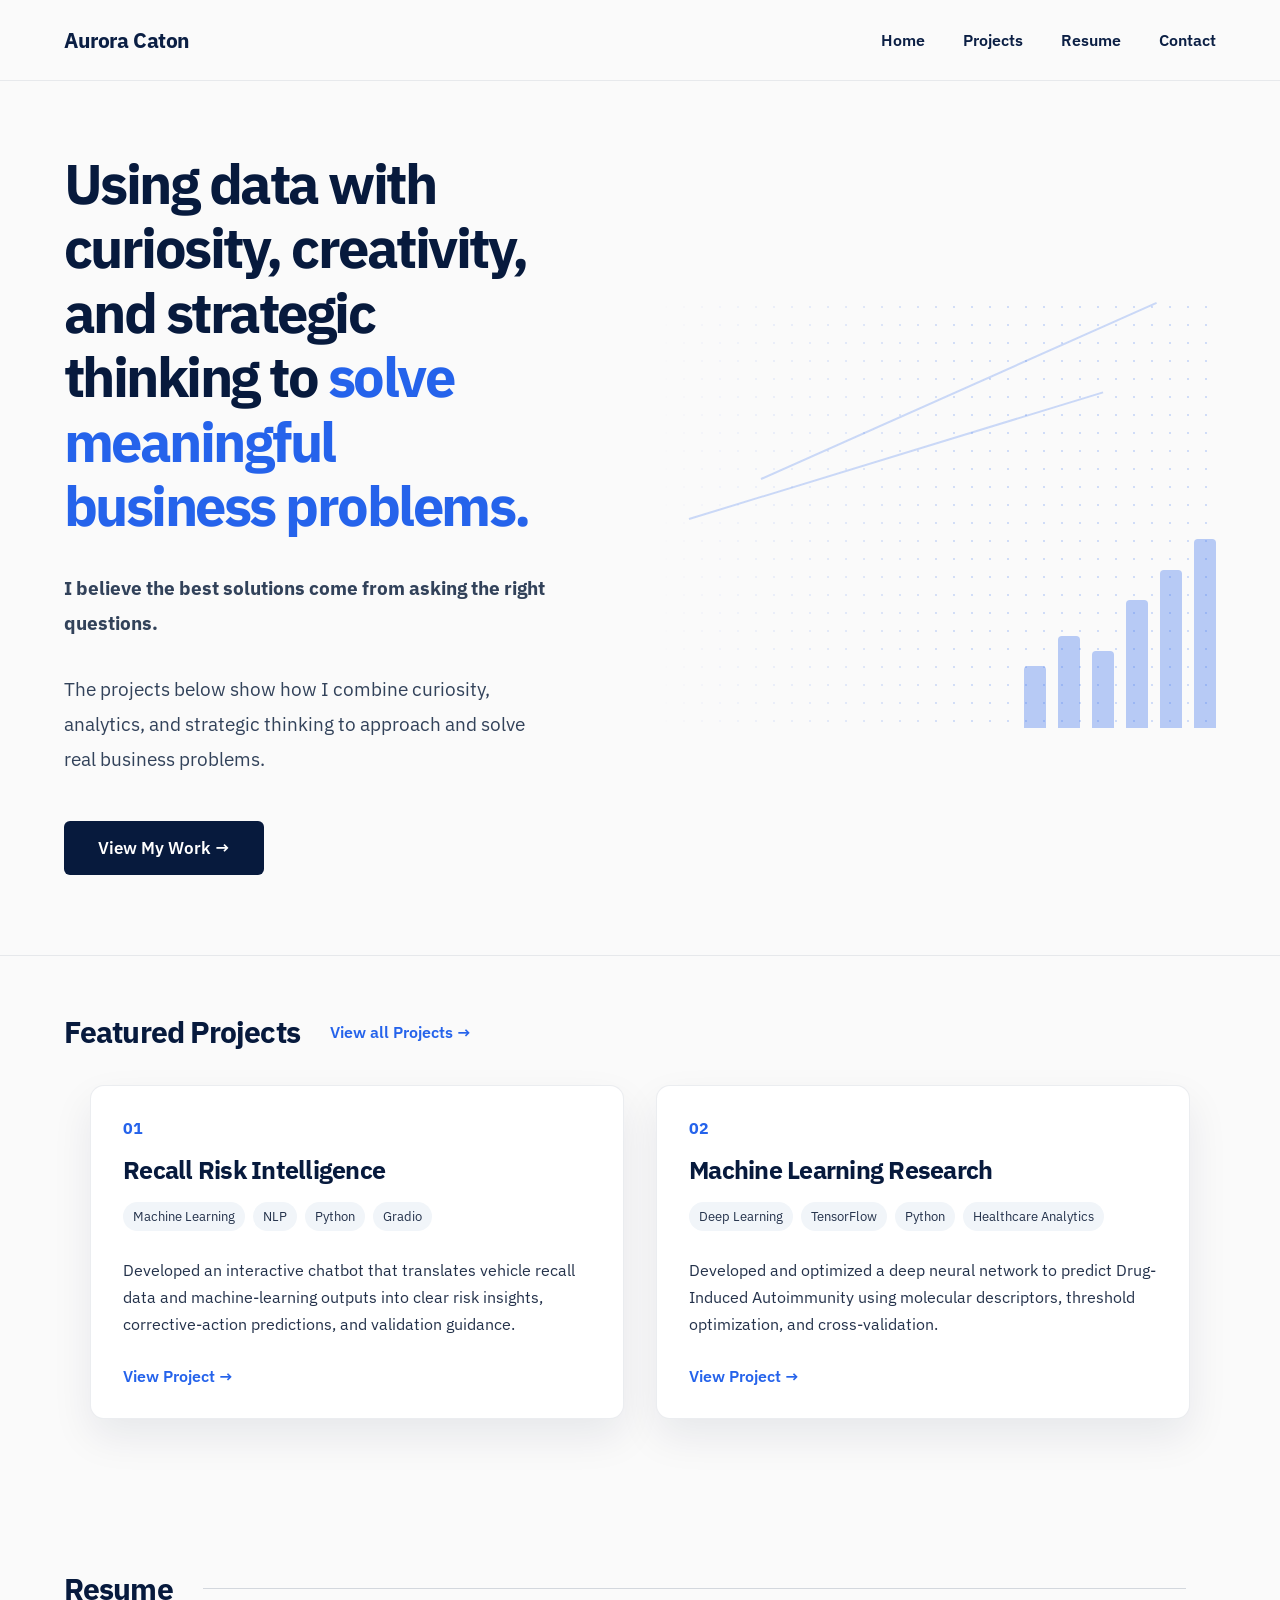
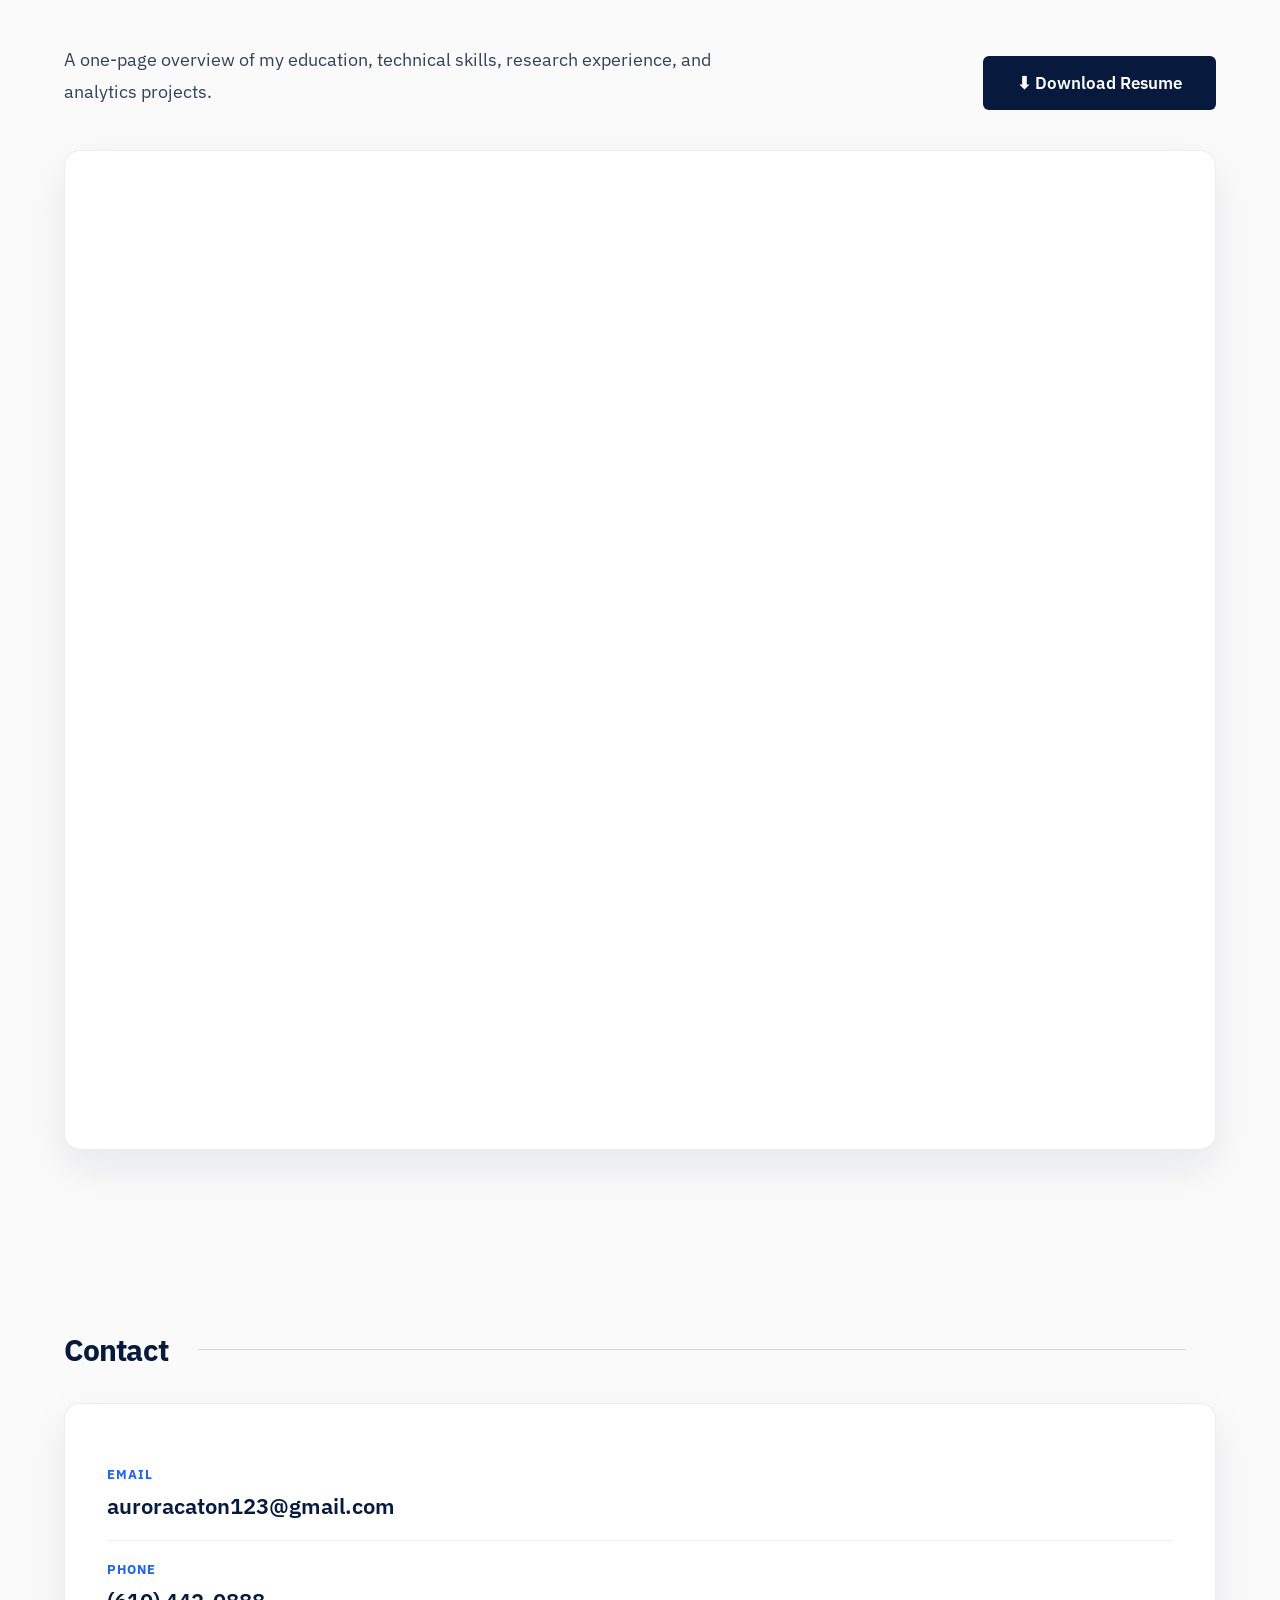
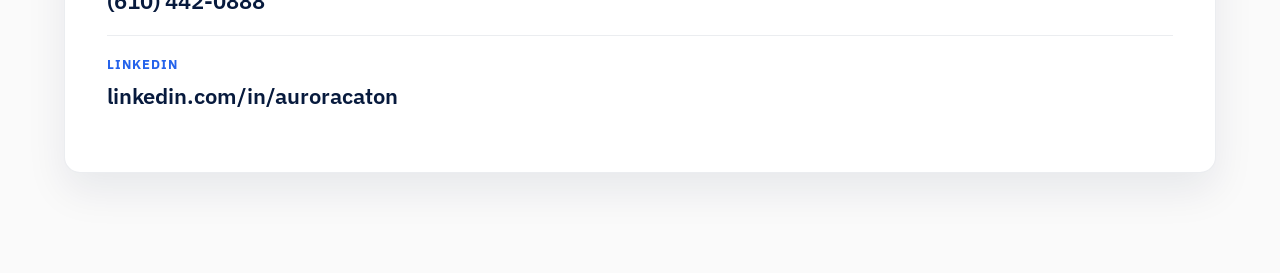
<file: index.html>
<!DOCTYPE html>
<html lang="en">

<head>
    <meta charset="UTF-8">
    <meta name="viewport" content="width=device-width, initial-scale=1.0">
    <title>Aurora Caton | Analytics Portfolio</title>

    <link rel="preconnect" href="https://fonts.googleapis.com">
    <link rel="preconnect" href="https://fonts.gstatic.com" crossorigin>
    <link href="https://fonts.googleapis.com/css2?family=IBM+Plex+Sans:wght@300;400;500;600;700&display=swap" rel="stylesheet">

    <link rel="stylesheet" href="style.css">
</head>

<body>

    <nav class="navbar">
    <div class="nav-name">Aurora Caton</div>

    <div class="nav-links">
        <a href="#home">Home</a>
        <a href="#case-studies">Projects</a>
        <a href="#resume">Resume</a>
        <a href="#contact">Contact</a>
    </div>
</nav>

    <section id="home" class="hero">
        <div class="hero-text">
            <h1>
                Using data with curiosity, creativity, and strategic thinking to
                <span>solve meaningful business problems.</span>
            </h1>

        <div class="intro-text">
    <p class="lead">
        I believe the best solutions come from asking the right questions.
    </p>

    <p>
        The projects below show how I combine curiosity, analytics, and strategic thinking to approach and solve real business problems.
    </p>
</div>

            <a href="#case-studies" class="button">View My Work →</a>
        </div>

        <div class="hero-visual" aria-hidden="true">
            <div class="data-grid"></div>
            <div class="line-chart">
                <div class="line line-one"></div>
                <div class="line line-two"></div>
            </div>
            <div class="bar-chart">
                <span style="height: 28%"></span>
                <span style="height: 42%"></span>
                <span style="height: 35%"></span>
                <span style="height: 58%"></span>
                <span style="height: 72%"></span>
                <span style="height: 86%"></span>
            </div>
        </div>
    </section>

    <section id="case-studies" class="case-studies">
        <div class="section-heading">
            <h2>Featured Projects</h2>
            <a href="#">View all Projects →</a>
        </div>

        <div class="cards">
            <article class="card">
                <span class="number">01</span>
                <h3>Recall Risk Intelligence</h3>
                <div class="tags">
                    <span>Machine Learning</span>
                    <span>NLP</span>
                    <span>Python</span>
                    <span>Gradio</span>
                </div>
                <p>
                    Developed an interactive chatbot that translates vehicle
                    recall data and machine-learning outputs into clear risk insights,
                    corrective-action predictions, and validation guidance.
                </p>
                <a href="recall-risk.html">View Project →</a>
            </article>

           <article class="card">

    <span class="number">02</span>

    <h3>Machine Learning Research</h3>

    <div class="tags">
        <span>Deep Learning</span>
        <span>TensorFlow</span>
        <span>Python</span>
        <span>Healthcare Analytics</span>
    </div>

    <p>
        Developed and optimized a deep neural network to predict
        Drug-Induced Autoimmunity using molecular descriptors,
        threshold optimization, and cross-validation.
    </p>

    <a href="dia-research.html">
        View Project →
    </a>

</article>

        </div>
    </section>

    <section id="resume" class="resume-section">

    <div class="section-heading">
        <h2>Resume</h2>
    </div>

    <div class="resume-header">

        <p>
            A one-page overview of my education, technical skills,
            research experience, and analytics projects.
        </p>

        <a
            href="AuroraCaton-Resume.pdf"
            download
            class="button"
        >
            ⬇ Download Resume
        </a>

    </div>

    <div class="resume-viewer">

        <iframe
            src="AuroraCaton-Resume.pdf"
            title="Aurora Caton Resume"
        ></iframe>

    </div>

</section>

<section id="contact" class="contact-section">

    <div class="section-heading">
        <h2>Contact</h2>
    </div>

    <div class="contact-card">

        <div class="contact-item">
            <span>Email</span>
            <a href="mailto:auroracaton123@gmail.com">
                auroracaton123@gmail.com
            </a>
        </div>

        <div class="contact-item">
            <span>Phone</span>
            <a href="tel:6104420888">
                (610) 442-0888
            </a>
        </div>

        <div class="contact-item">
            <span>LinkedIn</span>
            <a href="https://www.linkedin.com/in/auroracaton" target="_blank">
                linkedin.com/in/auroracaton
            </a>
        </div>

    </div>

</section>

</body>

</html>
</file>
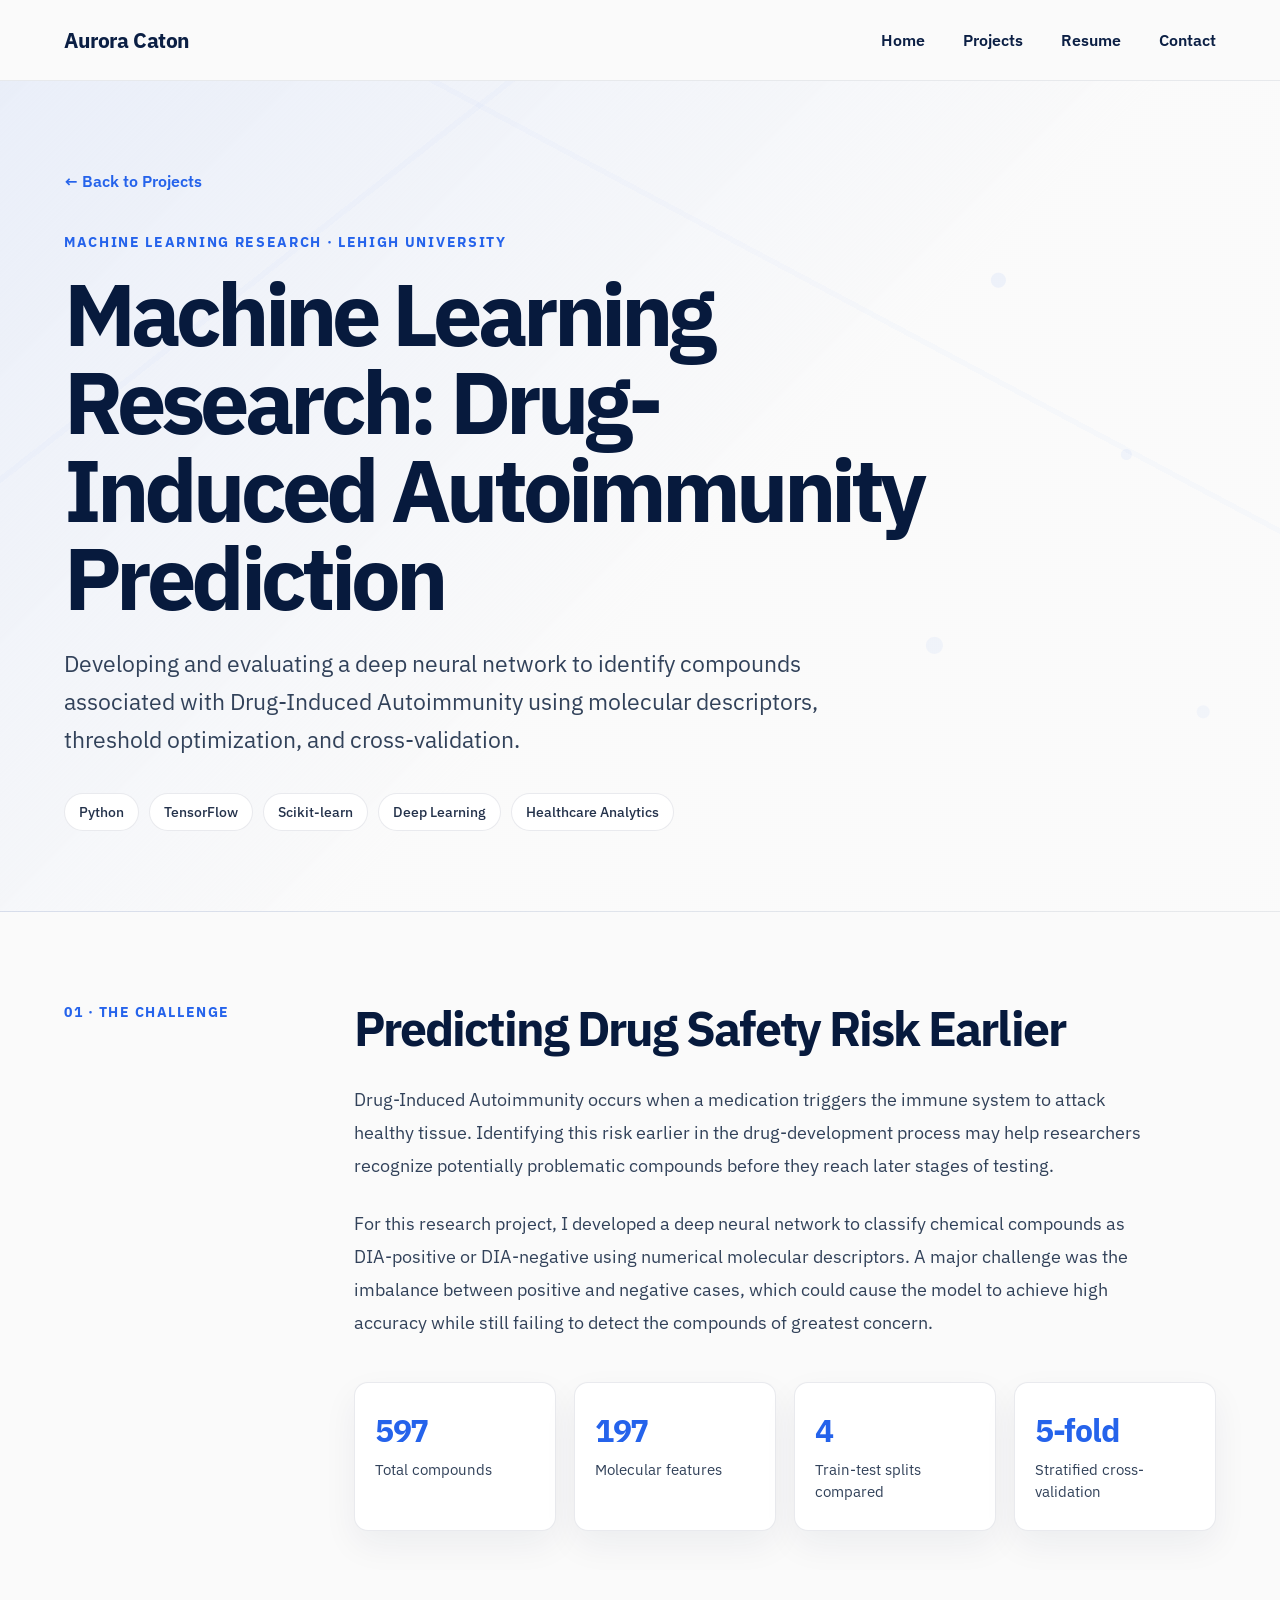
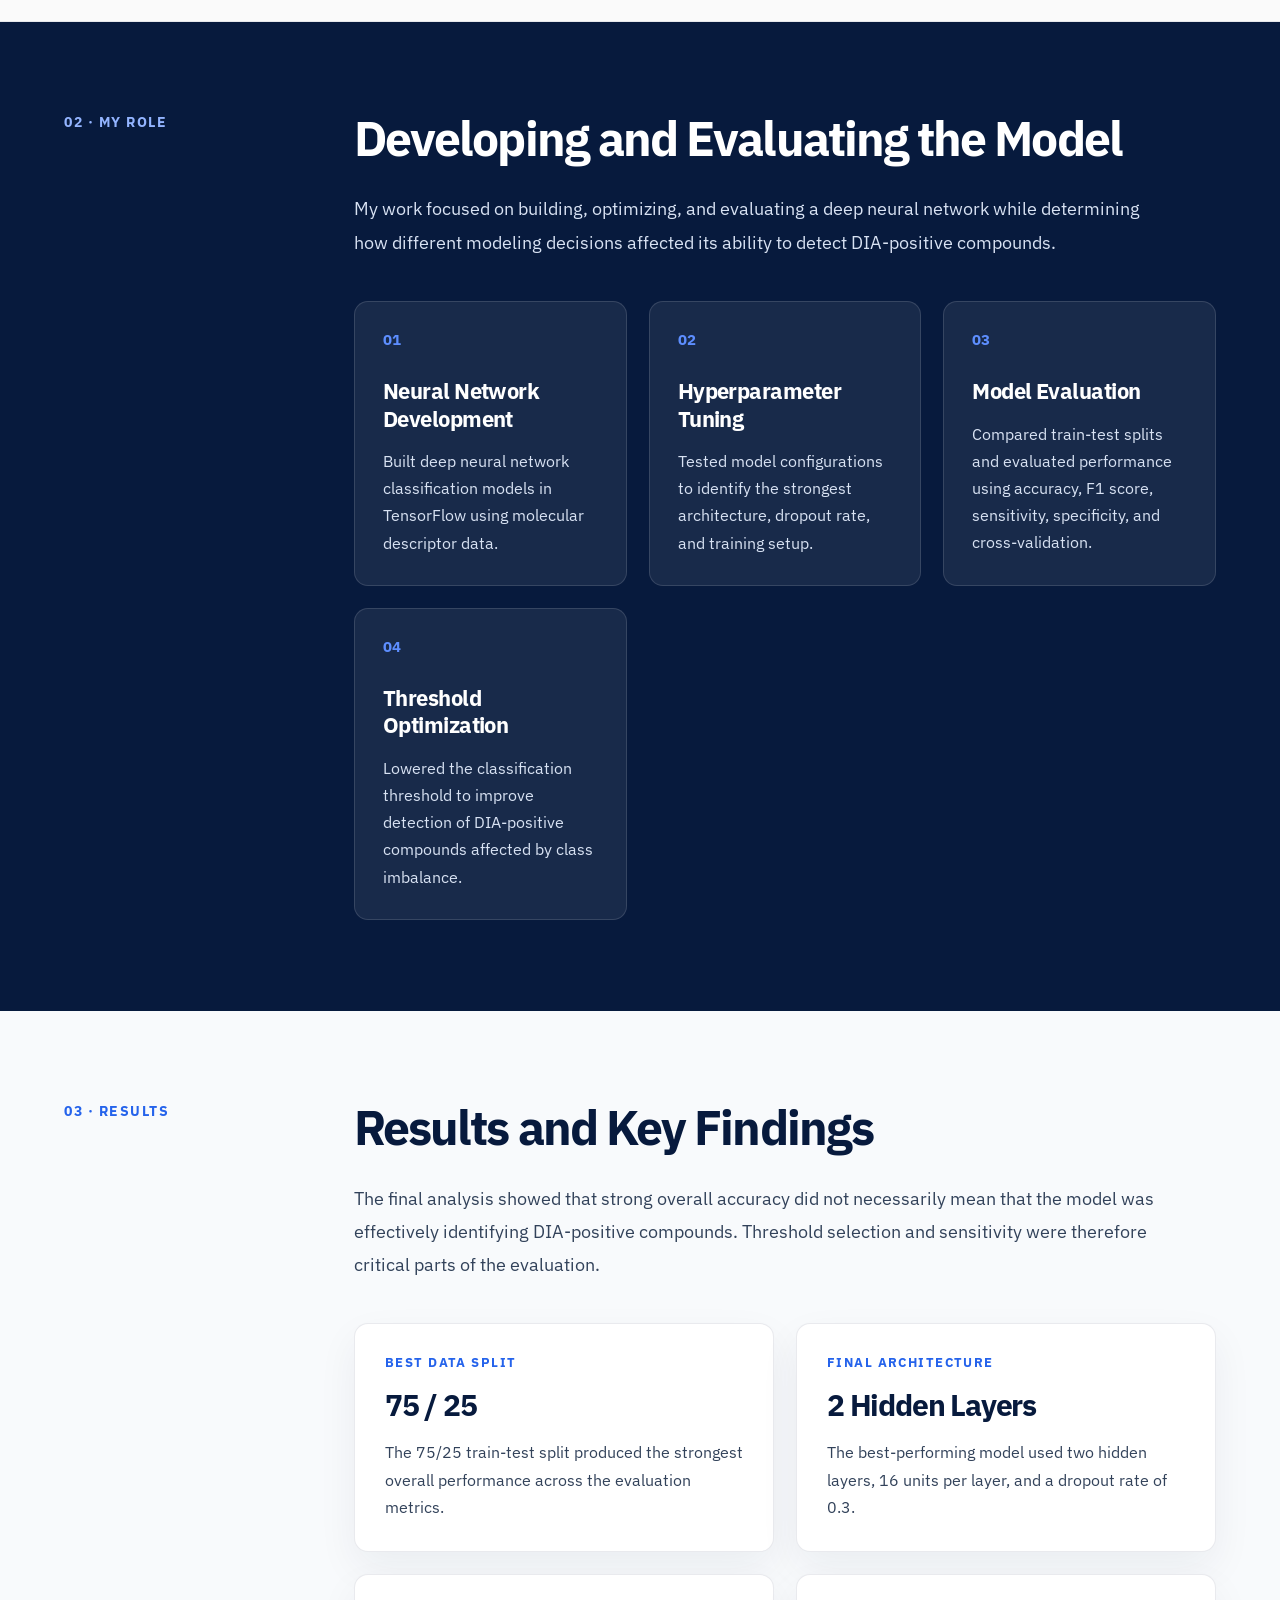
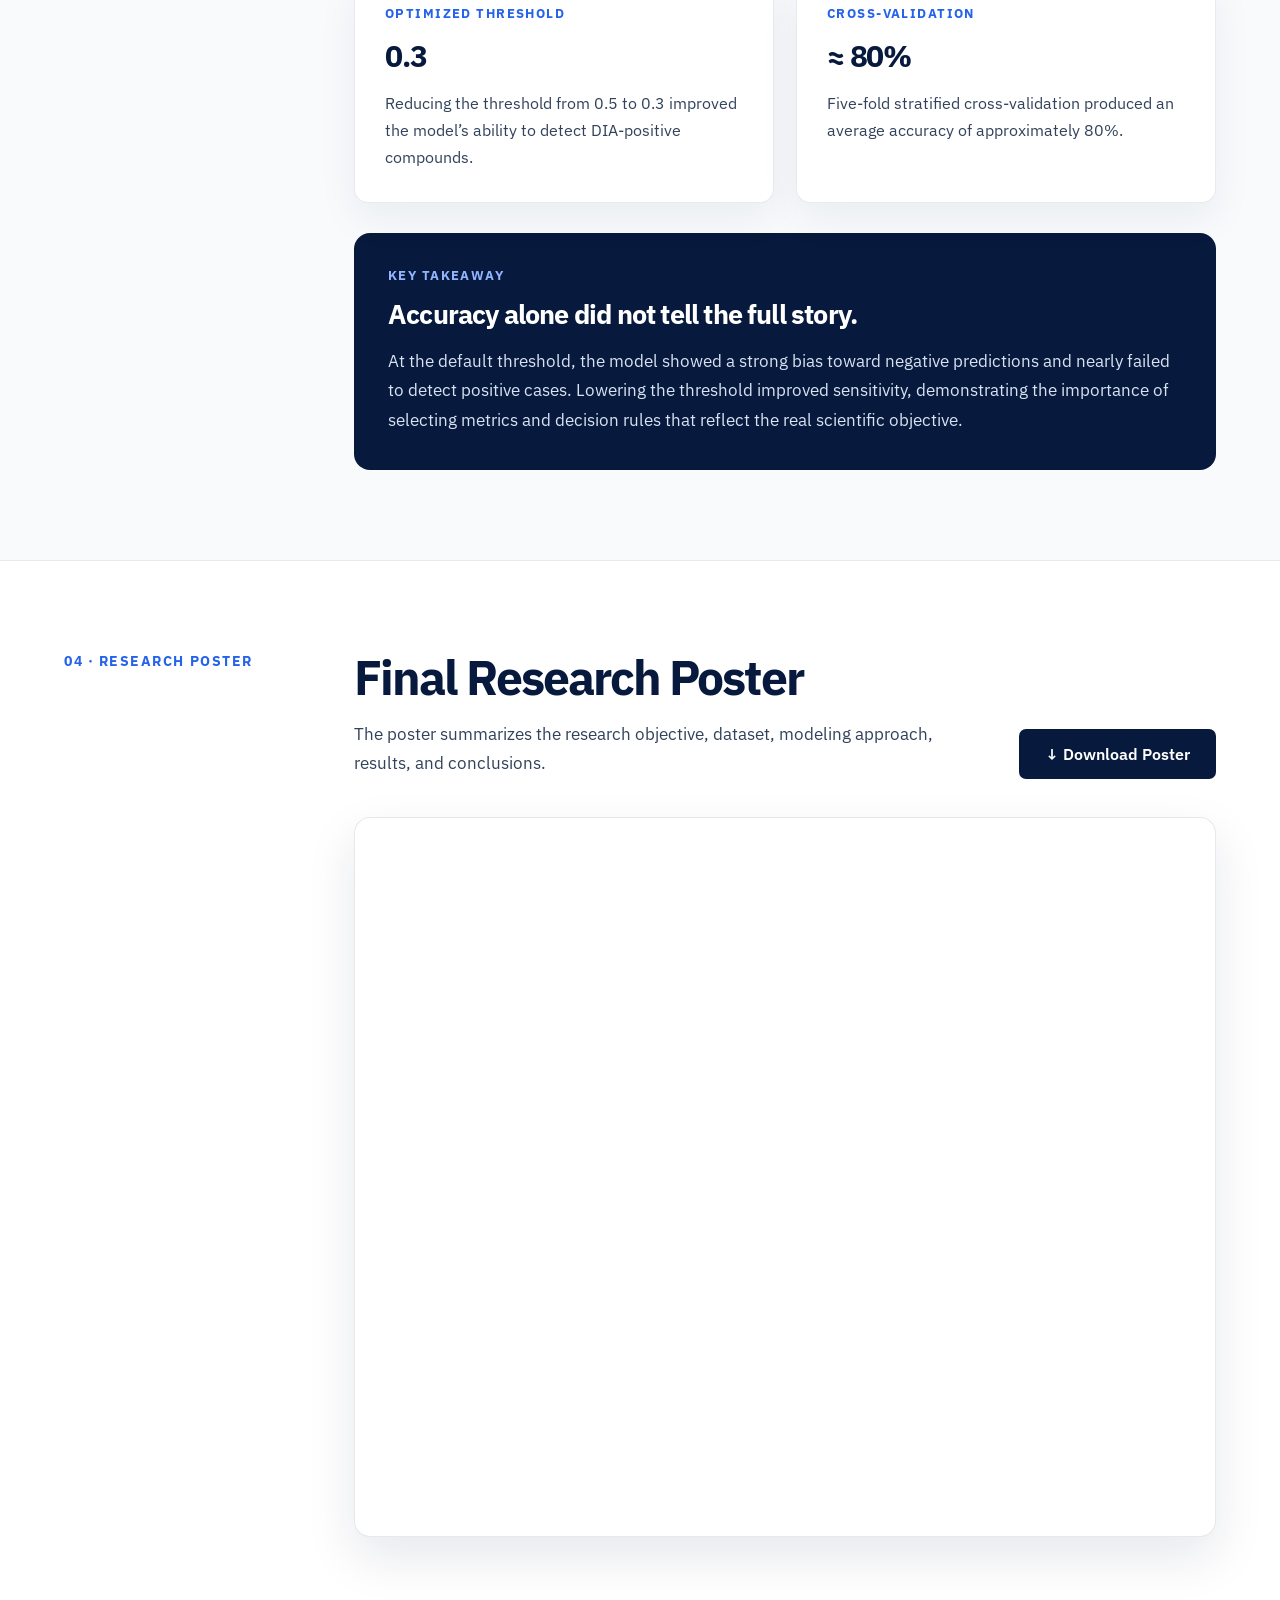
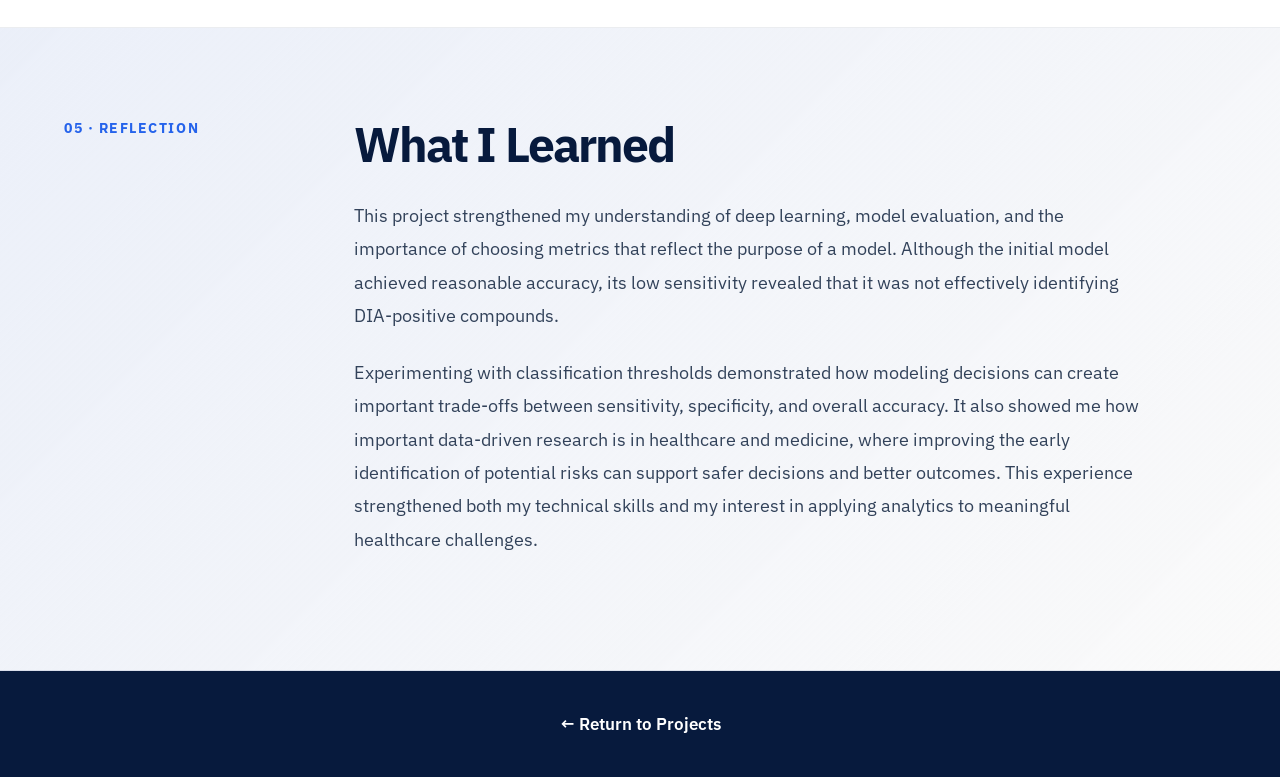
<file: dia-research.html>
<!DOCTYPE html>
<html lang="en">

<head>
    <meta charset="UTF-8">

    <meta
        name="viewport"
        content="width=device-width, initial-scale=1.0"
    >

    <title>Machine Learning Research | Aurora Caton</title>

    <link rel="preconnect" href="https://fonts.googleapis.com">

    <link
        rel="preconnect"
        href="https://fonts.gstatic.com"
        crossorigin
    >

    <link
        href="https://fonts.googleapis.com/css2?family=IBM+Plex+Sans:wght@300;400;500;600;700&display=swap"
        rel="stylesheet"
    >

    <link rel="stylesheet" href="style.css">
</head>

<body>

    <nav class="navbar">

        <a href="index.html" class="nav-name">
            Aurora Caton
        </a>

        <div class="nav-links">
            <a href="index.html#home">Home</a>
            <a href="index.html#case-studies">Projects</a>
            <a href="index.html#resume">Resume</a>
            <a href="index.html#contact">Contact</a>
        </div>

    </nav>

    <main class="project-page">

        <header class="project-hero dia-project-hero">

            <div class="molecule-pattern" aria-hidden="true"></div>

            <div class="project-hero-content">

                <a
                    href="index.html#case-studies"
                    class="back-link"
                >
                    ← Back to Projects
                </a>

                <p class="project-label">
                    MACHINE LEARNING RESEARCH · LEHIGH UNIVERSITY
                </p>

                <h1>
                    Machine Learning Research:
                    Drug-Induced Autoimmunity Prediction
                </h1>

                <p class="project-subtitle">
                    Developing and evaluating a deep neural network to identify
                    compounds associated with Drug-Induced Autoimmunity using
                    molecular descriptors, threshold optimization, and
                    cross-validation.
                </p>

                <div class="project-tags">
                    <span>Python</span>
                    <span>TensorFlow</span>
                    <span>Scikit-learn</span>
                    <span>Deep Learning</span>
                    <span>Healthcare Analytics</span>
                </div>

            </div>

        </header>

        <section class="project-section">

            <div class="section-label">
                01 · THE CHALLENGE
            </div>

            <div class="project-section-content">

                <h2>Predicting Drug Safety Risk Earlier</h2>

                <p>
                    Drug-Induced Autoimmunity occurs when a medication triggers
                    the immune system to attack healthy tissue. Identifying this
                    risk earlier in the drug-development process may help
                    researchers recognize potentially problematic compounds
                    before they reach later stages of testing.
                </p>

                <p>
                    For this research project, I developed a deep neural network
                    to classify chemical compounds as DIA-positive or
                    DIA-negative using numerical molecular descriptors. A major
                    challenge was the imbalance between positive and negative
                    cases, which could cause the model to achieve high accuracy
                    while still failing to detect the compounds of greatest
                    concern.
                </p>

                <div class="research-stat-grid">

                    <article class="research-stat-card">
                        <span class="research-stat-number">597</span>
                        <p>Total compounds</p>
                    </article>

                    <article class="research-stat-card">
                        <span class="research-stat-number">197</span>
                        <p>Molecular features</p>
                    </article>

                    <article class="research-stat-card">
                        <span class="research-stat-number">4</span>
                        <p>Train-test splits compared</p>
                    </article>

                    <article class="research-stat-card">
                        <span class="research-stat-number">5-fold</span>
                        <p>Stratified cross-validation</p>
                    </article>

                </div>

            </div>

        </section>

        <section class="project-section contribution-section">

            <div class="section-label">
                02 · MY ROLE
            </div>

            <div class="project-section-content">

                <h2>Developing and Evaluating the Model</h2>

                <p>
                    My work focused on building, optimizing, and evaluating a
                    deep neural network while determining how different modeling
                    decisions affected its ability to detect DIA-positive
                    compounds.
                </p>

                <div class="contribution-grid">

                    <article class="contribution-card">

                        <span>01</span>

                        <h3>Neural Network Development</h3>

                        <p>
                            Built deep neural network classification models in
                            TensorFlow using molecular descriptor data.
                        </p>

                    </article>

                    <article class="contribution-card">

                        <span>02</span>

                        <h3>Hyperparameter Tuning</h3>

                        <p>
                            Tested model configurations to identify the strongest
                            architecture, dropout rate, and training setup.
                        </p>

                    </article>

                    <article class="contribution-card">

                        <span>03</span>

                        <h3>Model Evaluation</h3>

                        <p>
                            Compared train-test splits and evaluated performance
                            using accuracy, F1 score, sensitivity, specificity,
                            and cross-validation.
                        </p>

                    </article>

                    <article class="contribution-card">

                        <span>04</span>

                        <h3>Threshold Optimization</h3>

                        <p>
                            Lowered the classification threshold to improve
                            detection of DIA-positive compounds affected by
                            class imbalance.
                        </p>

                    </article>

                </div>

            </div>

        </section>

        <section class="project-section results-section">

            <div class="section-label">
                03 · RESULTS
            </div>

            <div class="project-section-content">

                <h2>Results and Key Findings</h2>

                <p>
                    The final analysis showed that strong overall accuracy did
                    not necessarily mean that the model was effectively
                    identifying DIA-positive compounds. Threshold selection and
                    sensitivity were therefore critical parts of the evaluation.
                </p>

                <div class="results-grid">

                    <article class="result-card">

                        <p class="result-label">
                            BEST DATA SPLIT
                        </p>

                        <h3>75 / 25</h3>

                        <p>
                            The 75/25 train-test split produced the strongest
                            overall performance across the evaluation metrics.
                        </p>

                    </article>

                    <article class="result-card">

                        <p class="result-label">
                            FINAL ARCHITECTURE
                        </p>

                        <h3>2 Hidden Layers</h3>

                        <p>
                            The best-performing model used two hidden layers,
                            16 units per layer, and a dropout rate of 0.3.
                        </p>

                    </article>

                    <article class="result-card">

                        <p class="result-label">
                            OPTIMIZED THRESHOLD
                        </p>

                        <h3>0.3</h3>

                        <p>
                            Reducing the threshold from 0.5 to 0.3 improved the
                            model’s ability to detect DIA-positive compounds.
                        </p>

                    </article>

                    <article class="result-card">

                        <p class="result-label">
                            CROSS-VALIDATION
                        </p>

                        <h3>≈ 80%</h3>

                        <p>
                            Five-fold stratified cross-validation produced an
                            average accuracy of approximately 80%.
                        </p>

                    </article>

                </div>

                <div class="research-takeaway">

                    <p class="research-takeaway-label">
                        KEY TAKEAWAY
                    </p>

                    <h3>Accuracy alone did not tell the full story.</h3>

                    <p>
                        At the default threshold, the model showed a strong bias
                        toward negative predictions and nearly failed to detect
                        positive cases. Lowering the threshold improved
                        sensitivity, demonstrating the importance of selecting
                        metrics and decision rules that reflect the real
                        scientific objective.
                    </p>

                </div>

            </div>

        </section>

        <section class="project-section poster-section">

            <div class="section-label">
                04 · RESEARCH POSTER
            </div>

            <div class="project-section-content">

                <div class="poster-heading">

                    <div>
                        <h2>Final Research Poster</h2>

                        <p>
                            The poster summarizes the research objective,
                            dataset, modeling approach, results, and conclusions.
                        </p>
                    </div>

                    <a
                        href="dia-research-poster.pdf"
                        download="Aurora-Caton-DIA-Research-Poster.pdf"
                        class="poster-download-button"
                    >
                        ↓ Download Poster
                    </a>

                </div>

                <div class="poster-viewer">

                    <iframe
                        src="dia-research-poster.pdf"
                        title="Drug-Induced Autoimmunity Research Poster"
                    ></iframe>

                </div>

            </div>

        </section>

        <section class="project-section reflection-section">

            <div class="section-label">
                05 · REFLECTION
            </div>

            <div class="project-section-content">

                <h2>What I Learned</h2>

                <p>
                    This project strengthened my understanding of deep learning,
                    model evaluation, and the importance of choosing metrics that
                    reflect the purpose of a model. Although the initial model
                    achieved reasonable accuracy, its low sensitivity revealed
                    that it was not effectively identifying DIA-positive
                    compounds.
                </p>

                <p>
                    Experimenting with classification thresholds demonstrated how
                    modeling decisions can create important trade-offs between
                    sensitivity, specificity, and overall accuracy. It also showed
                    me how important data-driven research is in healthcare and
                    medicine, where improving the early identification of potential
                    risks can support safer decisions and better outcomes. This
                    experience strengthened both my technical skills and my interest
                    in applying analytics to meaningful healthcare challenges.
                </p>

            </div>

        </section>

    </main>

    <footer class="project-footer">

        <a href="index.html#case-studies">
            ← Return to Projects
        </a>

    </footer>

</body>

</html>
</file>
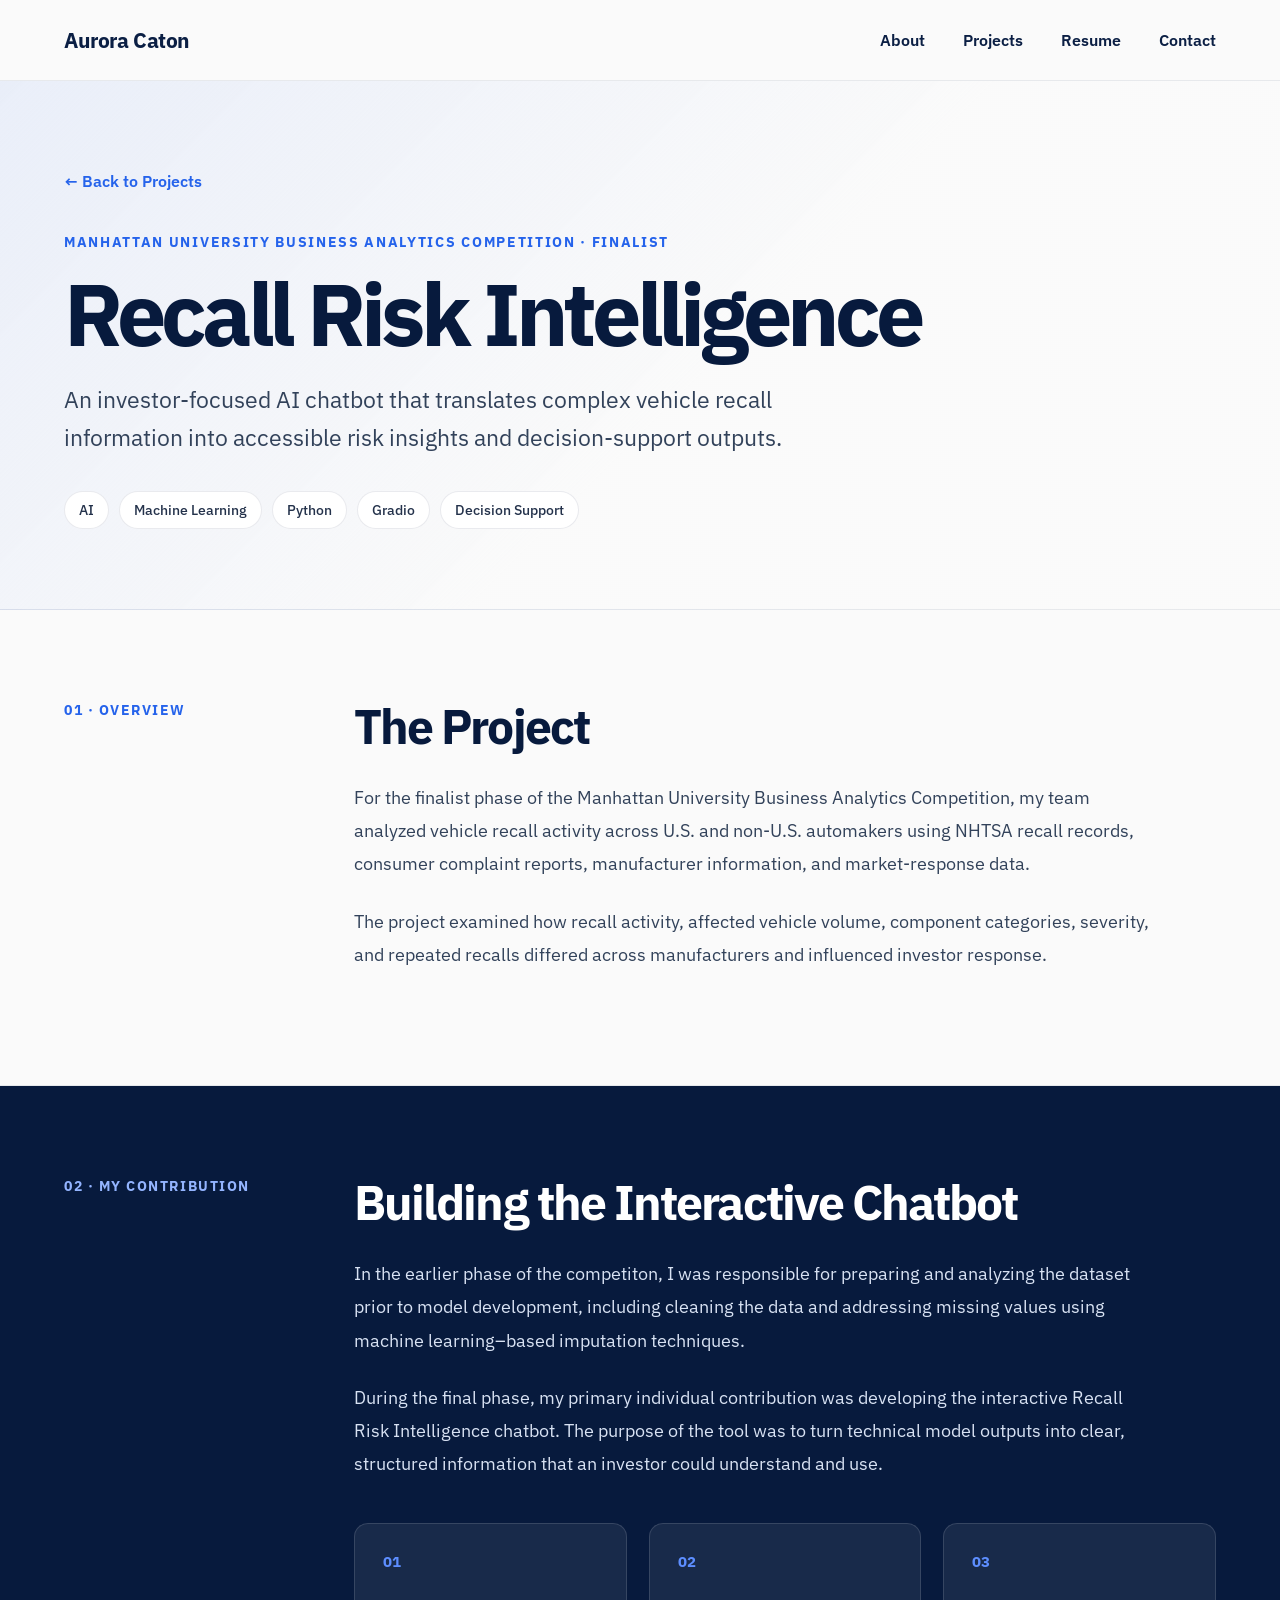
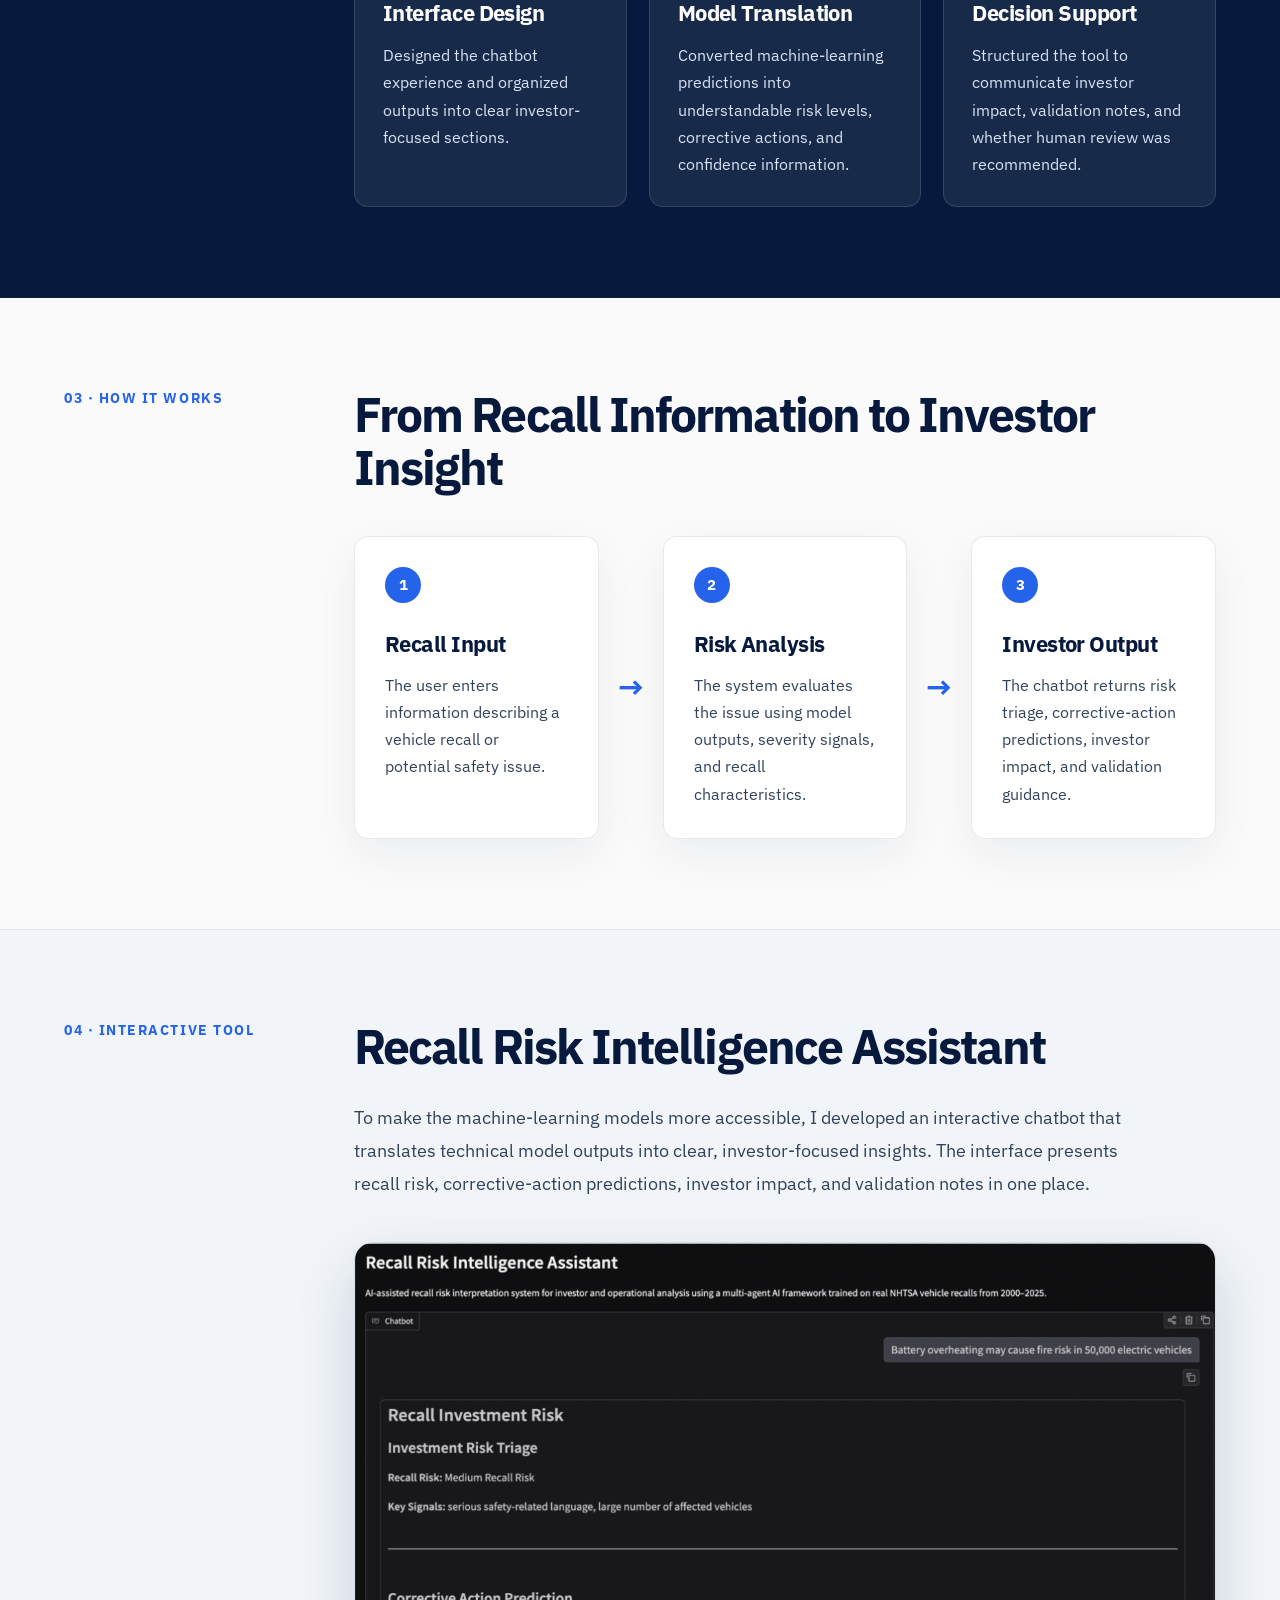
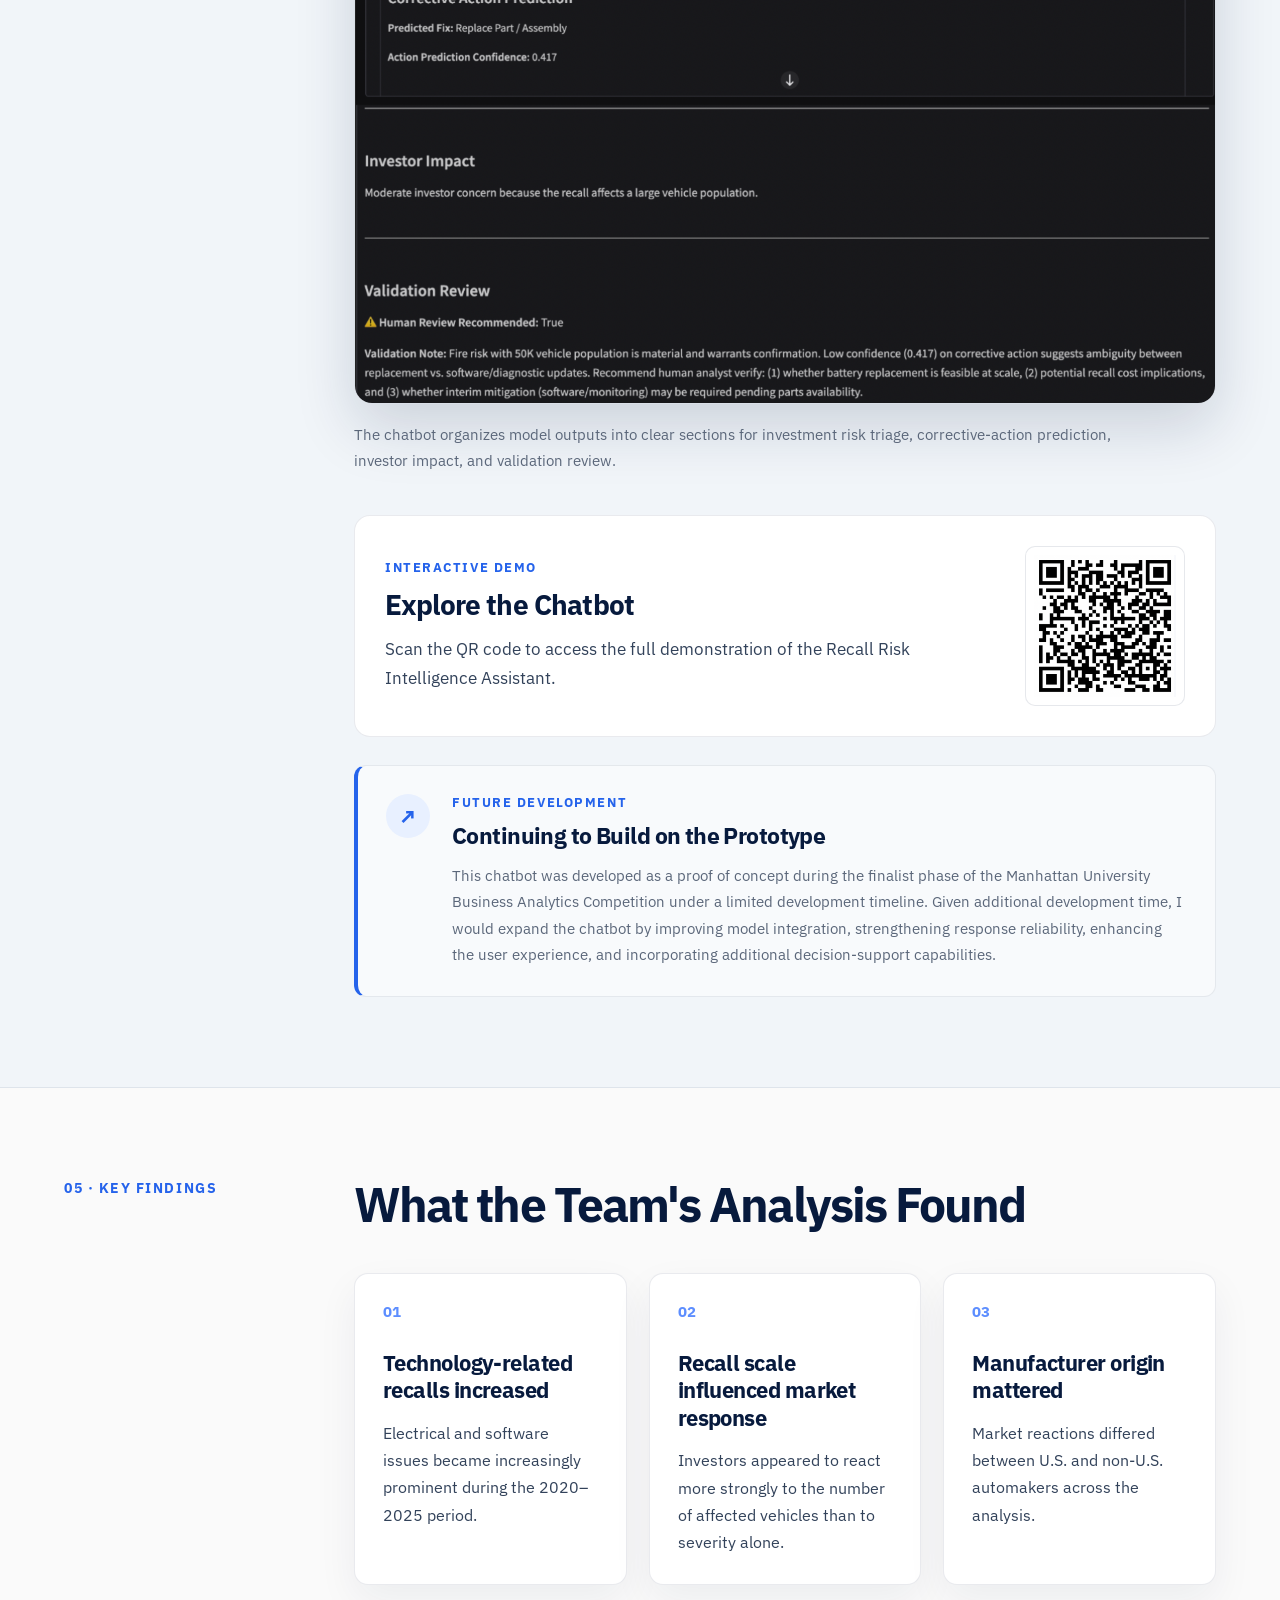
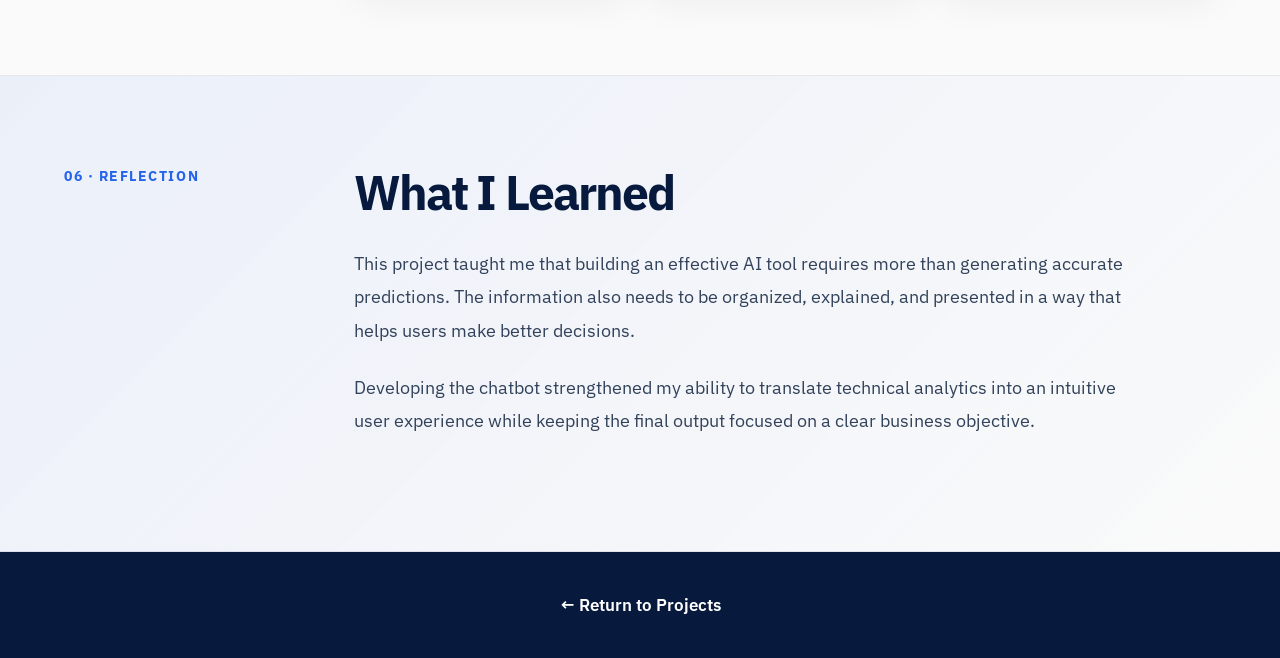
<file: recall-risk.html>
<!DOCTYPE html>
<html lang="en">

<head>
    <meta charset="UTF-8">

    <meta
        name="viewport"
        content="width=device-width, initial-scale=1.0"
    >

    <title>Recall Risk Intelligence | Aurora Caton</title>

    <link rel="preconnect" href="https://fonts.googleapis.com">

    <link
        rel="preconnect"
        href="https://fonts.gstatic.com"
        crossorigin
    >

    <link
        href="https://fonts.googleapis.com/css2?family=IBM+Plex+Sans:wght@300;400;500;600;700&display=swap"
        rel="stylesheet"
    >

    <link rel="stylesheet" href="style.css">
</head>

<body>

    <nav class="navbar">

        <a href="index.html" class="nav-name">
            Aurora Caton
        </a>

        <div class="nav-links">
            <a href="index.html#about">About</a>
            <a href="index.html#case-studies">Projects</a>
            <a href="index.html#resume">Resume</a>
            <a href="index.html#contact">Contact</a>
        </div>

    </nav>

    <main class="project-page">

        <header class="project-hero">

            <a
                href="index.html#case-studies"
                class="back-link"
            >
                ← Back to Projects
            </a>

            <p class="project-label">
                MANHATTAN UNIVERSITY BUSINESS ANALYTICS COMPETITION · FINALIST
            </p>

            <h1>Recall Risk Intelligence</h1>

            <p class="project-subtitle">
                An investor-focused AI chatbot that translates complex vehicle
                recall information into accessible risk insights and
                decision-support outputs.
            </p>

            <div class="project-tags">
                <span>AI</span>
                <span>Machine Learning</span>
                <span>Python</span>
                <span>Gradio</span>
                <span>Decision Support</span>
            </div>

        </header>

        <section class="project-section project-overview">

            <div class="section-label">
                01 · OVERVIEW
            </div>

            <div class="project-section-content">

                <h2>The Project</h2>

                <p>
                    For the finalist phase of the Manhattan University Business
                    Analytics Competition, my team analyzed vehicle recall
                    activity across U.S. and non-U.S. automakers using NHTSA
                    recall records, consumer complaint reports, manufacturer
                    information, and market-response data.
                </p>

                <p>
                    The project examined how recall activity, affected vehicle
                    volume, component categories, severity, and repeated recalls
                    differed across manufacturers and influenced investor
                    response.
                </p>

            </div>

        </section>

        <section class="project-section contribution-section">

            <div class="section-label">
                02 · MY CONTRIBUTION
            </div>

            <div class="project-section-content">

                <h2>Building the Interactive Chatbot</h2>

                <p>
                    In the earlier phase of the competiton, I was responsible for preparing
                    and analyzing the dataset prior to model development, including cleaning 
                    the data and addressing missing values using machine learning–based 
                    imputation techniques. 

                </p>

                <p>   
                    During the final phase, my primary individual contribution was developing
                    the interactive Recall Risk Intelligence chatbot. The purpose of
                    the tool was to turn technical model outputs into clear,
                    structured information that an investor could understand and
                    use.
                </p>

                <div class="contribution-grid">

                    <article class="contribution-card">

                        <span>01</span>

                        <h3>Interface Design</h3>

                        <p>
                            Designed the chatbot experience and organized outputs
                            into clear investor-focused sections.
                        </p>

                    </article>

                    <article class="contribution-card">

                        <span>02</span>

                        <h3>Model Translation</h3>

                        <p>
                            Converted machine-learning predictions into
                            understandable risk levels, corrective actions, and
                            confidence information.
                        </p>

                    </article>

                    <article class="contribution-card">

                        <span>03</span>

                        <h3>Decision Support</h3>

                        <p>
                            Structured the tool to communicate investor impact,
                            validation notes, and whether human review was
                            recommended.
                        </p>

                    </article>

                </div>

            </div>

        </section>

        <section class="project-section">

            <div class="section-label">
                03 · HOW IT WORKS
            </div>

            <div class="project-section-content">

                <h2>From Recall Information to Investor Insight</h2>

                <div class="workflow">

                    <div class="workflow-step">

                        <span>1</span>

                        <h3>Recall Input</h3>

                        <p>
                            The user enters information describing a vehicle
                            recall or potential safety issue.
                        </p>

                    </div>

                    <div class="workflow-arrow">
                        →
                    </div>

                    <div class="workflow-step">

                        <span>2</span>

                        <h3>Risk Analysis</h3>

                        <p>
                            The system evaluates the issue using model outputs,
                            severity signals, and recall characteristics.
                        </p>

                    </div>

                    <div class="workflow-arrow">
                        →
                    </div>

                    <div class="workflow-step">

                        <span>3</span>

                        <h3>Investor Output</h3>

                        <p>
                            The chatbot returns risk triage, corrective-action
                            predictions, investor impact, and validation guidance.
                        </p>

                    </div>

                </div>

            </div>

        </section>

        <section class="project-section chatbot-section">

            <div class="section-label">
                04 · INTERACTIVE TOOL
            </div>

            <div class="project-section-content">

                <h2>Recall Risk Intelligence Assistant</h2>

                <p>
                    To make the machine-learning models more accessible, I
                    developed an interactive chatbot that translates technical
                    model outputs into clear, investor-focused insights. The
                    interface presents recall risk, corrective-action
                    predictions, investor impact, and validation notes in one
                    place.
                </p>

                <figure class="chatbot-showcase">

                    <img
                        src="chatbot-screenshot.png"
                        alt="Recall Risk Intelligence Assistant chatbot interface"
                        class="chatbot-screenshot"
                    >

                    <figcaption>
                        The chatbot organizes model outputs into clear sections
                        for investment risk triage, corrective-action prediction,
                        investor impact, and validation review.
                    </figcaption>

                </figure>

                <div class="demo-access">

                    <div class="demo-access-text">

                        <p class="demo-label">
                            INTERACTIVE DEMO
                        </p>

                        <h3>Explore the Chatbot</h3>

                        <p>
                            Scan the QR code to access the full demonstration of
                            the Recall Risk Intelligence Assistant.
                        </p>

                    </div>

                    <img
                        src="chatbot-qr-code.png"
                        alt="QR code linking to the Recall Risk Intelligence Assistant demonstration"
                        class="chatbot-qr"
                    >

                </div>

                <div class="future-development">

                    <div class="future-development-icon" aria-hidden="true">
                        ↗
                    </div>

                    <div class="future-development-content">

                        <p class="future-development-label">
                            FUTURE DEVELOPMENT
                        </p>

                        <h3>Continuing to Build on the Prototype</h3>

                        <p>
                            This chatbot was developed as a proof of concept
                            during the finalist phase of the Manhattan University
                            Business Analytics Competition under a limited
                            development timeline. Given additional development
                            time, I would expand the chatbot by improving model
                            integration, strengthening response reliability,
                            enhancing the user experience, and incorporating
                            additional decision-support capabilities.
                        </p>

                    </div>

                </div>

            </div>

        </section>

        <section class="project-section">

            <div class="section-label">
                05 · KEY FINDINGS
            </div>

            <div class="project-section-content">

                <h2>What the Team's Analysis Found</h2>

                <div class="findings-grid">

                    <article class="finding-card">

                        <span>01</span>

                        <h3>Technology-related recalls increased</h3>

                        <p>
                            Electrical and software issues became increasingly
                            prominent during the 2020–2025 period.
                        </p>

                    </article>

                    <article class="finding-card">

                        <span>02</span>

                        <h3>Recall scale influenced market response</h3>

                        <p>
                            Investors appeared to react more strongly to the
                            number of affected vehicles than to severity alone.
                        </p>

                    </article>

                    <article class="finding-card">

                        <span>03</span>

                        <h3>Manufacturer origin mattered</h3>

                        <p>
                            Market reactions differed between U.S. and non-U.S.
                            automakers across the analysis.
                        </p>

                    </article>

                </div>

            </div>

        </section>

        <section class="project-section reflection-section">

            <div class="section-label">
                06 · REFLECTION
            </div>

            <div class="project-section-content">

                <h2>What I Learned</h2>

                <p>
                    This project taught me that building an effective AI tool
                    requires more than generating accurate predictions. The
                    information also needs to be organized, explained, and
                    presented in a way that helps users make better decisions.
                </p>

                <p>
                    Developing the chatbot strengthened my ability to translate
                    technical analytics into an intuitive user experience while
                    keeping the final output focused on a clear business
                    objective.
                </p>

            </div>

        </section>

    </main>

    <footer class="project-footer">

        <a href="index.html#case-studies">
            ← Return to Projects
        </a>

    </footer>

</body>

</html>
</file>
<file: style.css>
* {
    box-sizing: border-box;
}

html {
    scroll-behavior: smooth;
}

body {
    margin: 0;
    background-color: #FAFAFA;
    color: #0B1F44;
    font-family: "IBM Plex Sans", sans-serif;
}

img {
    max-width: 100%;
}

/* =========================================
   NAVIGATION
========================================= */

.navbar {
    position: sticky;
    top: 0;
    z-index: 1000;

    width: 100%;
    padding: 26px 64px;

    display: flex;
    justify-content: space-between;
    align-items: center;

    background: rgba(250, 250, 250, 0.94);
    backdrop-filter: blur(12px);
    -webkit-backdrop-filter: blur(12px);

    border-bottom: 1px solid rgba(11, 31, 68, 0.08);
}

.nav-name {
    color: #0B1F44;
    text-decoration: none;
    font-size: 21px;
    font-weight: 700;
    letter-spacing: -0.02em;
}

.nav-links {
    display: flex;
    gap: 38px;
}

.nav-links a {
    color: #0B1F44;
    text-decoration: none;
    font-size: 16px;
    font-weight: 600;
}

.nav-links a:hover {
    color: #2563EB;
}

/* =========================================
   HOMEPAGE HERO
========================================= */

.hero {
    min-height: 760px;
    padding: 70px 64px 80px;

    display: grid;
    grid-template-columns: 0.9fr 1.1fr;
    align-items: center;
    gap: 70px;

    position: relative;
    overflow: hidden;

    border-bottom: 1px solid rgba(11, 31, 68, 0.08);
}

.hero-text {
    max-width: 560px;
    position: relative;
    z-index: 2;
}

.hero h1 {
    margin: 0 0 34px;
    font-size: clamp(36px, 4.5vw, 56px);
    line-height: 1.15;
    letter-spacing: -0.045em;
    color: #071A3D;
}

.hero h1 span {
    color: #2563EB;
}

.intro-text {
    max-width: 500px;
}

.lead {
    margin: 0 0 34px;

    color: #0B1F44;

    font-size: 24px;
    font-weight: 700;
    line-height: 1.45;
}

.intro-text p {
    margin: 0 0 30px;

    color: #32425A;

    font-size: 19px;
    line-height: 1.85;
}

.intro-text strong {
    color: #0B1F44;
    font-weight: 700;
}

a.button {
    display: inline-block;

    margin-top: 14px;
    padding: 16px 34px;

    background: #071A3D;
    color: white;

    text-decoration: none;
    border-radius: 6px;

    font-size: 17px;
    font-weight: 600;

    transition:
        transform 0.2s ease,
        background-color 0.2s ease;
}

a.button:hover {
    transform: translateY(-3px);
    background-color: #2563EB;
}

.hero-visual {
    height: 430px;
    position: relative;
    opacity: 0.9;
}

.data-grid {
    position: absolute;
    inset: 0;

    background-image:
        radial-gradient(
            rgba(37, 99, 235, 0.22) 1px,
            transparent 1px
        );

    background-size: 18px 18px;

    mask-image:
        linear-gradient(to left, black 40%, transparent 95%);

    -webkit-mask-image:
        linear-gradient(to left, black 40%, transparent 95%);
}

.line-chart {
    position: absolute;
    inset: 40px 0 80px 40px;
}

.line {
    position: absolute;

    width: 78%;
    height: 2px;

    background: rgba(37, 99, 235, 0.25);
    transform-origin: left center;
}

.line-one {
    top: 58%;
    left: 5%;
    transform: rotate(-17deg);
}

.line-two {
    top: 45%;
    left: 18%;
    transform: rotate(-24deg);
}

.bar-chart {
    position: absolute;
    right: 0;
    bottom: 0;

    height: 220px;

    display: flex;
    align-items: flex-end;
    gap: 12px;

    opacity: 0.35;
}

.bar-chart span {
    width: 22px;
    display: block;

    background: #2563EB;
    border-radius: 4px 4px 0 0;
}

/* =========================================
   HOMEPAGE CASE STUDIES
========================================= */

.case-studies {
    padding: 56px 64px 80px;
}

.section-heading {
    display: grid;
    grid-template-columns: auto 1fr auto;
    align-items: center;
    gap: 30px;

    margin-bottom: 34px;
}

.section-heading h2 {
    margin: 0;

    color: #071A3D;

    font-size: 30px;
    letter-spacing: -0.03em;
}

.section-heading::after {
    content: "";

    height: 1px;

    background: rgba(11, 31, 68, 0.16);
}

.section-heading a {
    color: #2563EB;
    text-decoration: none;
    font-weight: 600;
}

.cards {
    display: grid;
    grid-template-columns: repeat(2, minmax(0, 1fr));
    gap: 32px;
    max-width: 1100px;
    margin: 0 auto;
}

.card {
    min-height: 320px;
    padding: 32px;

    background: white;

    border: 1px solid rgba(11, 31, 68, 0.08);
    border-radius: 14px;

    box-shadow: 0 18px 40px rgba(11, 31, 68, 0.08);

    transition:
        transform 0.2s ease,
        box-shadow 0.2s ease;
}

.card:hover {
    transform: translateY(-6px);
    box-shadow: 0 24px 55px rgba(11, 31, 68, 0.12);
}

.number {
    display: block;

    margin-bottom: 18px;

    color: #2563EB;

    font-size: 16px;
    font-weight: 700;
}

.card h3 {
    margin: 0 0 18px;

    color: #071A3D;

    font-size: 25px;
    line-height: 1.1;
    letter-spacing: -0.03em;
}

.tags {
    display: flex;
    flex-wrap: wrap;
    gap: 8px;

    margin-bottom: 26px;
}

.tags span {
    padding: 6px 10px;

    background: #F1F5F9;
    color: #24324B;

    border-radius: 999px;

    font-size: 13px;
}

.card p {
    margin-bottom: 28px;

    color: #24324B;

    line-height: 1.7;
}

.card a {
    color: #2563EB;
    text-decoration: none;
    font-weight: 600;
}

/* =========================================
   PROJECT HERO
========================================= */

.project-page {
    width: 100%;
}

.project-hero {
    padding: 90px 64px 80px;

    background:
        linear-gradient(
            135deg,
            rgba(37, 99, 235, 0.08),
            rgba(250, 250, 250, 0.95) 55%
        );

    border-bottom: 1px solid rgba(11, 31, 68, 0.08);
}

.back-link {
    display: inline-block;

    margin-bottom: 42px;

    color: #2563EB;

    text-decoration: none;
    font-size: 16px;
    font-weight: 600;
}

.back-link:hover {
    text-decoration: underline;
}

.project-label {
    margin: 0 0 18px;

    color: #2563EB;

    font-size: 14px;
    font-weight: 700;
    letter-spacing: 0.12em;
}

.project-hero h1 {
    max-width: 900px;
    margin: 0 0 24px;

    color: #071A3D;

    font-size: clamp(48px, 7vw, 88px);
    line-height: 1;
    letter-spacing: -0.055em;
}

.project-subtitle {
    max-width: 790px;
    margin: 0;

    color: #32425A;

    font-size: 23px;
    line-height: 1.65;
}

.project-tags {
    display: flex;
    flex-wrap: wrap;
    gap: 10px;

    margin-top: 34px;
}

.project-tags span {
    padding: 9px 14px;

    background: white;
    color: #24324B;

    border: 1px solid rgba(11, 31, 68, 0.09);
    border-radius: 999px;

    font-size: 14px;
    font-weight: 500;
}

/* =========================================
   PROJECT SECTIONS
========================================= */

.project-section {
    display: grid;
    grid-template-columns: 220px minmax(0, 900px);
    justify-content: center;
    gap: 70px;

    padding: 90px 64px;

    border-bottom: 1px solid rgba(11, 31, 68, 0.08);
}

.project-section:nth-of-type(even) {
    background: white;
}

.section-label {
    color: #2563EB;

    font-size: 14px;
    font-weight: 700;
    line-height: 1.5;
    letter-spacing: 0.11em;
}

.project-section-content h2 {
    margin: 0 0 28px;

    color: #071A3D;

    font-size: clamp(32px, 4vw, 48px);
    line-height: 1.1;
    letter-spacing: -0.04em;
}

.project-section-content > p {
    max-width: 800px;
    margin: 0 0 24px;

    color: #32425A;

    font-size: 18px;
    line-height: 1.85;
}

/* =========================================
   CONTRIBUTION SECTION
========================================= */

.contribution-section {
    background: #071A3D !important;
}

.contribution-section .section-label {
    color: #93B4FF;
}

.contribution-section .project-section-content h2 {
    color: white;
}

.contribution-section .project-section-content > p {
    color: #D8E2F3;
}

.contribution-grid,
.findings-grid {
    display: grid;
    grid-template-columns: repeat(3, 1fr);
    gap: 22px;

    margin-top: 42px;
}

.contribution-card,
.finding-card {
    min-height: 245px;
    padding: 28px;

    border-radius: 14px;
}

.contribution-card {
    background: rgba(255, 255, 255, 0.07);

    border: 1px solid rgba(255, 255, 255, 0.13);
}

.contribution-card > span,
.finding-card > span {
    display: block;

    margin-bottom: 28px;

    color: #5D8EFF;

    font-size: 15px;
    font-weight: 700;
}

.contribution-card h3,
.finding-card h3 {
    margin: 0 0 16px;

    font-size: 22px;
    line-height: 1.25;
    letter-spacing: -0.025em;
}

.contribution-card h3 {
    color: white;
}

.contribution-card p {
    margin: 0;

    color: #D8E2F3;

    font-size: 16px;
    line-height: 1.7;
}

/* =========================================
   WORKFLOW
========================================= */

.workflow {
    display: grid;
    grid-template-columns: 1fr auto 1fr auto 1fr;
    align-items: stretch;
    gap: 18px;

    margin-top: 42px;
}

.workflow-step {
    padding: 30px;

    background: white;

    border: 1px solid rgba(11, 31, 68, 0.09);
    border-radius: 14px;

    box-shadow: 0 16px 40px rgba(11, 31, 68, 0.06);
}

.workflow-step > span {
    width: 36px;
    height: 36px;

    display: flex;
    align-items: center;
    justify-content: center;

    margin-bottom: 26px;

    background: #2563EB;
    color: white;

    border-radius: 50%;

    font-size: 15px;
    font-weight: 700;
}

.workflow-step h3 {
    margin: 0 0 14px;

    color: #071A3D;

    font-size: 22px;
    letter-spacing: -0.025em;
}

.workflow-step p {
    margin: 0;

    color: #32425A;

    line-height: 1.7;
}

.workflow-arrow {
    display: flex;
    align-items: center;
    justify-content: center;

    color: #2563EB;

    font-size: 32px;
    font-weight: 600;
}

/* =========================================
   CHATBOT SECTION
========================================= */

.chatbot-section {
    background: #F1F5F9 !important;
}

.chatbot-showcase {
    margin: 42px 0 0;
}

.chatbot-screenshot {
    width: 100%;
    height: auto;

    display: block;

    border: 1px solid rgba(11, 31, 68, 0.1);
    border-radius: 18px;

    box-shadow: 0 24px 60px rgba(11, 31, 68, 0.16);
}

.chatbot-showcase figcaption {
    max-width: 760px;

    margin-top: 18px;

    color: #5B677A;

    font-size: 15px;
    line-height: 1.7;
}

/* =========================================
   DEMO QR CODE
========================================= */

.demo-access {
    margin-top: 42px;
    padding: 30px;

    display: flex;
    align-items: center;
    justify-content: space-between;
    gap: 36px;

    background: white;

    border: 1px solid rgba(11, 31, 68, 0.09);
    border-radius: 16px;
}

.demo-access-text {
    max-width: 570px;
}

.demo-label {
    margin: 0 0 10px;

    color: #2563EB;

    font-size: 13px;
    font-weight: 700;
    letter-spacing: 0.12em;
}

.demo-access h3 {
    margin: 0 0 12px;

    color: #071A3D;

    font-size: 28px;
    letter-spacing: -0.03em;
}

.demo-access-text > p:last-child {
    margin: 0;

    color: #32425A;

    font-size: 17px;
    line-height: 1.7;
}

.chatbot-qr {
    width: 160px;
    height: 160px;

    display: block;
    object-fit: contain;

    padding: 8px;

    background: white;

    border: 1px solid rgba(11, 31, 68, 0.1);
    border-radius: 10px;
}

/* =========================================
   FUTURE DEVELOPMENT
========================================= */

.future-development {
    margin-top: 28px;
    padding: 28px;

    display: grid;
    grid-template-columns: auto 1fr;
    align-items: flex-start;
    gap: 22px;

    background: #F8FAFC;

    border: 1px solid rgba(11, 31, 68, 0.08);
    border-left: 4px solid #2563EB;
    border-radius: 12px;
}

.future-development-icon {
    width: 44px;
    height: 44px;

    display: flex;
    align-items: center;
    justify-content: center;

    background: #E8F0FF;
    color: #2563EB;

    border-radius: 50%;

    font-size: 22px;
    font-weight: 700;
}

.future-development-label {
    margin: 0 0 10px;

    color: #2563EB;

    font-size: 13px;
    font-weight: 700;
    letter-spacing: 0.12em;
}

.future-development h3 {
    margin: 0 0 12px;

    color: #071A3D;

    font-size: 23px;
    line-height: 1.3;
    letter-spacing: -0.025em;
}

.future-development-content > p:last-child {
    margin: 0;

    color: #5B677A;

    font-size: 15px;
    line-height: 1.75;
}

/* =========================================
   FINDINGS
========================================= */

.finding-card {
    background: white;

    border: 1px solid rgba(11, 31, 68, 0.09);

    box-shadow: 0 16px 40px rgba(11, 31, 68, 0.06);
}

.finding-card h3 {
    color: #071A3D;
}

.finding-card p {
    margin: 0;

    color: #32425A;

    font-size: 16px;
    line-height: 1.7;
}

/* =========================================
   REFLECTION AND FOOTER
========================================= */

.reflection-section {
    background:
        linear-gradient(
            135deg,
            rgba(37, 99, 235, 0.07),
            rgba(250, 250, 250, 1)
        ) !important;
}

.project-footer {
    padding: 42px 64px;

    background: #071A3D;

    text-align: center;
}

.project-footer a {
    color: white;

    text-decoration: none;

    font-size: 17px;
    font-weight: 600;
}

.project-footer a:hover {
    color: #93B4FF;
}

/* =========================================
   RESUME
========================================= */

.resume-section{
    padding:70px 64px 100px;
}

.resume-header{
    display:flex;
    justify-content:space-between;
    align-items:center;
    gap:40px;
    margin-bottom:40px;
}

.resume-header p{
    max-width:650px;
    margin:0;
    color:#32425A;
    font-size:18px;
    line-height:1.8;
}

.resume-viewer{
    width:100%;
    height:1000px;

    background:white;

    border:1px solid rgba(11,31,68,.08);
    border-radius:16px;

    overflow:hidden;

    box-shadow:0 18px 40px rgba(11,31,68,.08);
}

.resume-viewer iframe{
    width:100%;
    height:100%;
    border:none;
}

/* =========================================
   CONTACT
========================================= */

.contact-section {
    padding: 80px 64px 100px;
}

.contact-card {
    background: white;
    border: 1px solid rgba(11, 31, 68, 0.08);
    border-radius: 16px;
    padding: 42px;
    box-shadow: 0 18px 40px rgba(11, 31, 68, 0.08);
}

.contact-item {
    padding: 20px 0;
    border-bottom: 1px solid rgba(11, 31, 68, 0.08);
}

.contact-item:last-child {
    border-bottom: none;
}

.contact-item span {
    display: block;
    margin-bottom: 8px;
    color: #2563EB;
    font-size: 13px;
    font-weight: 700;
    letter-spacing: 0.08em;
    text-transform: uppercase;
}

.contact-item a {
    color: #071A3D;
    text-decoration: none;
    font-size: 22px;
    font-weight: 600;
}

.contact-item a:hover {
    color: #2563EB;
}

/* =========================================
   DIA MACHINE LEARNING RESEARCH PAGE
========================================= */

.dia-project-hero {
    position: relative;
    overflow: hidden;
}

.project-hero-content {
    position: relative;
    z-index: 2;
}

.molecule-pattern {
    position: absolute;
    inset: 0;
    z-index: 1;
    opacity: 0.28;
    pointer-events: none;

    background-image:
        radial-gradient(
            circle at 78% 24%,
            rgba(37, 99, 235, 0.22) 0 7px,
            transparent 8px
        ),
        radial-gradient(
            circle at 88% 45%,
            rgba(37, 99, 235, 0.18) 0 5px,
            transparent 6px
        ),
        radial-gradient(
            circle at 73% 68%,
            rgba(37, 99, 235, 0.17) 0 8px,
            transparent 9px
        ),
        radial-gradient(
            circle at 94% 76%,
            rgba(37, 99, 235, 0.14) 0 6px,
            transparent 7px
        ),
        linear-gradient(
            28deg,
            transparent 70%,
            rgba(37, 99, 235, 0.08) 70% 70.4%,
            transparent 70.4%
        ),
        linear-gradient(
            -38deg,
            transparent 78%,
            rgba(37, 99, 235, 0.08) 78% 78.4%,
            transparent 78.4%
        );
}

.research-stat-grid {
    display: grid;
    grid-template-columns: repeat(4, 1fr);
    gap: 18px;
    margin-top: 42px;
}

.research-stat-card {
    padding: 26px 20px;
    background: white;
    border: 1px solid rgba(11, 31, 68, 0.09);
    border-radius: 14px;
    box-shadow: 0 14px 35px rgba(11, 31, 68, 0.06);
}

.research-stat-number {
    display: block;
    margin-bottom: 8px;
    color: #2563EB;
    font-size: 32px;
    font-weight: 700;
    letter-spacing: -0.04em;
}

.research-stat-card p {
    margin: 0;
    color: #32425A;
    font-size: 15px;
    line-height: 1.5;
}

.results-section {
    background: #F8FAFC !important;
}

.results-grid {
    display: grid;
    grid-template-columns: repeat(2, 1fr);
    gap: 22px;
    margin-top: 42px;
}

.result-card {
    padding: 30px;
    background: white;
    border: 1px solid rgba(11, 31, 68, 0.09);
    border-radius: 14px;
    box-shadow: 0 16px 40px rgba(11, 31, 68, 0.06);
}

.result-label {
    margin: 0 0 14px;
    color: #2563EB;
    font-size: 13px;
    font-weight: 700;
    letter-spacing: 0.11em;
}

.result-card h3 {
    margin: 0 0 15px;
    color: #071A3D;
    font-size: 30px;
    letter-spacing: -0.04em;
}

.result-card > p:last-child {
    margin: 0;
    color: #32425A;
    font-size: 16px;
    line-height: 1.7;
}

.research-takeaway {
    margin-top: 30px;
    padding: 34px;
    background: #071A3D;
    border-radius: 16px;
}

.research-takeaway-label {
    margin: 0 0 12px;
    color: #93B4FF;
    font-size: 13px;
    font-weight: 700;
    letter-spacing: 0.11em;
}

.research-takeaway h3 {
    margin: 0 0 16px;
    color: white;
    font-size: 27px;
    letter-spacing: -0.03em;
}

.research-takeaway > p:last-child {
    margin: 0;
    color: #D8E2F3;
    font-size: 17px;
    line-height: 1.75;
}

.poster-heading {
    display: flex;
    justify-content: space-between;
    align-items: flex-end;
    gap: 36px;
    margin-bottom: 38px;
}

.poster-heading h2 {
    margin-bottom: 16px;
}

.poster-heading p {
    max-width: 650px;
    margin: 0;
    color: #32425A;
    font-size: 17px;
    line-height: 1.75;
}

.poster-download-button {
    flex-shrink: 0;
    display: inline-block;
    padding: 15px 26px;
    background: #071A3D;
    color: white;
    text-decoration: none;
    border-radius: 7px;
    font-size: 16px;
    font-weight: 600;
    transition:
        transform 0.2s ease,
        background-color 0.2s ease;
}

.poster-download-button:hover {
    transform: translateY(-2px);
    background: #2563EB;
}

.poster-viewer {
    width: 100%;
    height: 720px;
    overflow: hidden;
    background: white;
    border: 1px solid rgba(11, 31, 68, 0.1);
    border-radius: 16px;
    box-shadow: 0 20px 50px rgba(11, 31, 68, 0.1);
}

.poster-viewer iframe {
    width: 100%;
    height: 100%;
    border: none;
}

/* =========================================
   TABLET
========================================= */

@media (max-width: 1000px) {

    .project-section {
        grid-template-columns: 1fr;
        gap: 24px;
    }

    .contribution-grid,
    .findings-grid {
        grid-template-columns: 1fr;
    }

    .workflow {
        grid-template-columns: 1fr;
    }

    .workflow-arrow {
        min-height: 30px;
        transform: rotate(90deg);
    }
}


/* =========================================
   MOBILE
========================================= */

@media (max-width: 900px) {

    .navbar {
        padding: 22px 28px;
        align-items: flex-start;
        flex-direction: column;
        gap: 18px;
    }

    .nav-links {
        flex-wrap: wrap;
        gap: 20px;
    }

    .hero {
        min-height: auto;
        grid-template-columns: 1fr;
        padding: 56px 28px 70px;
    }

    .hero-visual {
        height: 220px;
    }

    .case-studies {
        padding: 48px 28px 70px;
    }

    .section-heading {
        grid-template-columns: 1fr;
    }

    .section-heading::after {
        display: none;
    }

    .cards {
        grid-template-columns: 1fr;
    }

    .resume-section {
        padding: 60px 28px 80px;
    }

    .resume-header {
        flex-direction: column;
        align-items: flex-start;
    }

    .resume-viewer {
        height: 700px;
    }

    .contact-section {
        padding: 60px 28px 80px;
    }

    .contact-card {
        padding: 30px;
    }

    .contact-item a {
        font-size: 18px;
    }

    .research-stat-grid {
    grid-template-columns: repeat(2, 1fr);
}

.results-grid {
    grid-template-columns: 1fr;
}

.poster-heading {
    flex-direction: column;
    align-items: flex-start;
}

.poster-viewer {
    height: 550px;
}
}


@media (max-width: 700px) {

    .project-hero {
        padding: 58px 28px 60px;
    }

    .project-label {
        font-size: 12px;
    }

    .project-subtitle {
        font-size: 19px;
    }

    .project-section {
        padding: 64px 28px;
    }

    .project-section-content > p {
        font-size: 17px;
    }

    .contribution-card,
    .finding-card,
    .workflow-step {
        padding: 24px;
    }

    .demo-access {
        flex-direction: column;
        align-items: flex-start;
    }

    .chatbot-qr {
        width: 135px;
        height: 135px;
    }

    .future-development {
        grid-template-columns: 1fr;
        padding: 24px;
    }

    .future-development-icon {
        width: 40px;
        height: 40px;
    }

    .project-footer {
        padding: 36px 28px;
    }
    
    .research-stat-grid {
    grid-template-columns: 1fr;
}

.research-takeaway {
    padding: 26px;
}

.poster-viewer {
    height: 430px;
}
}
</file>
